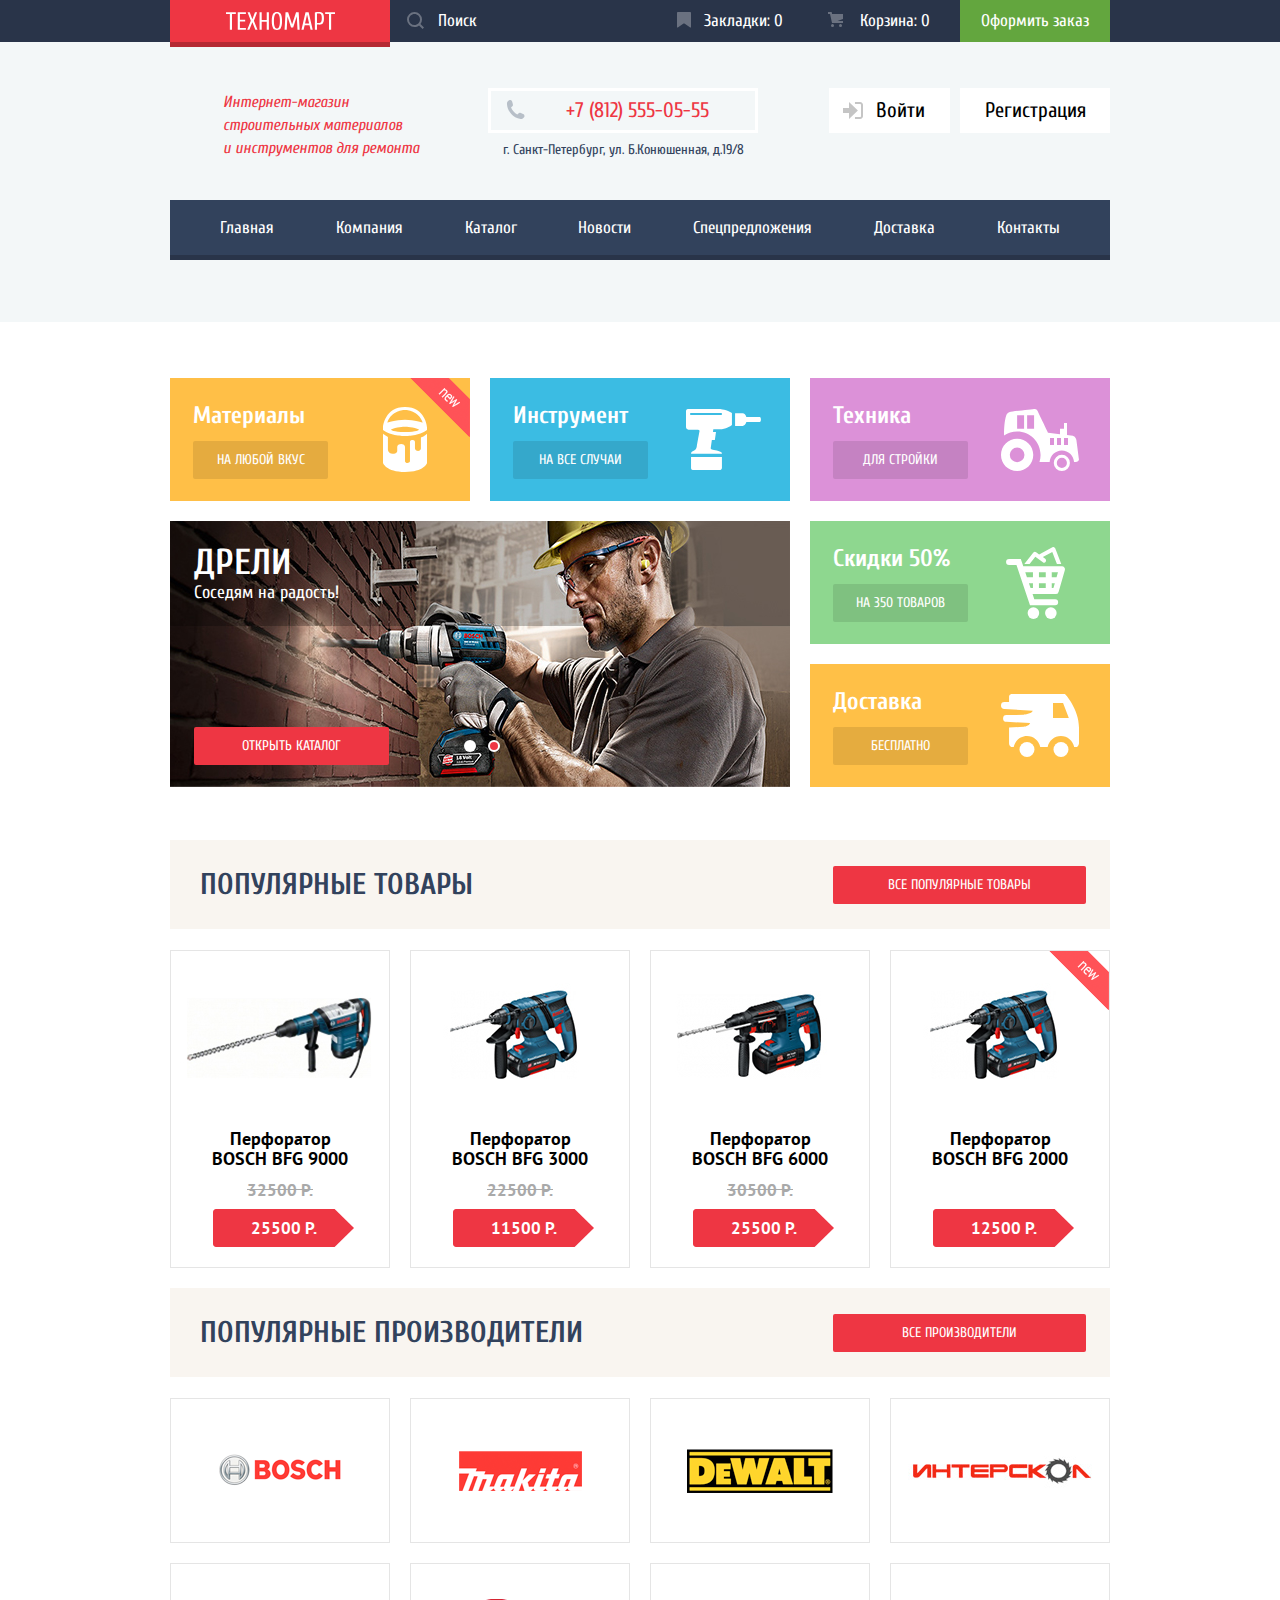
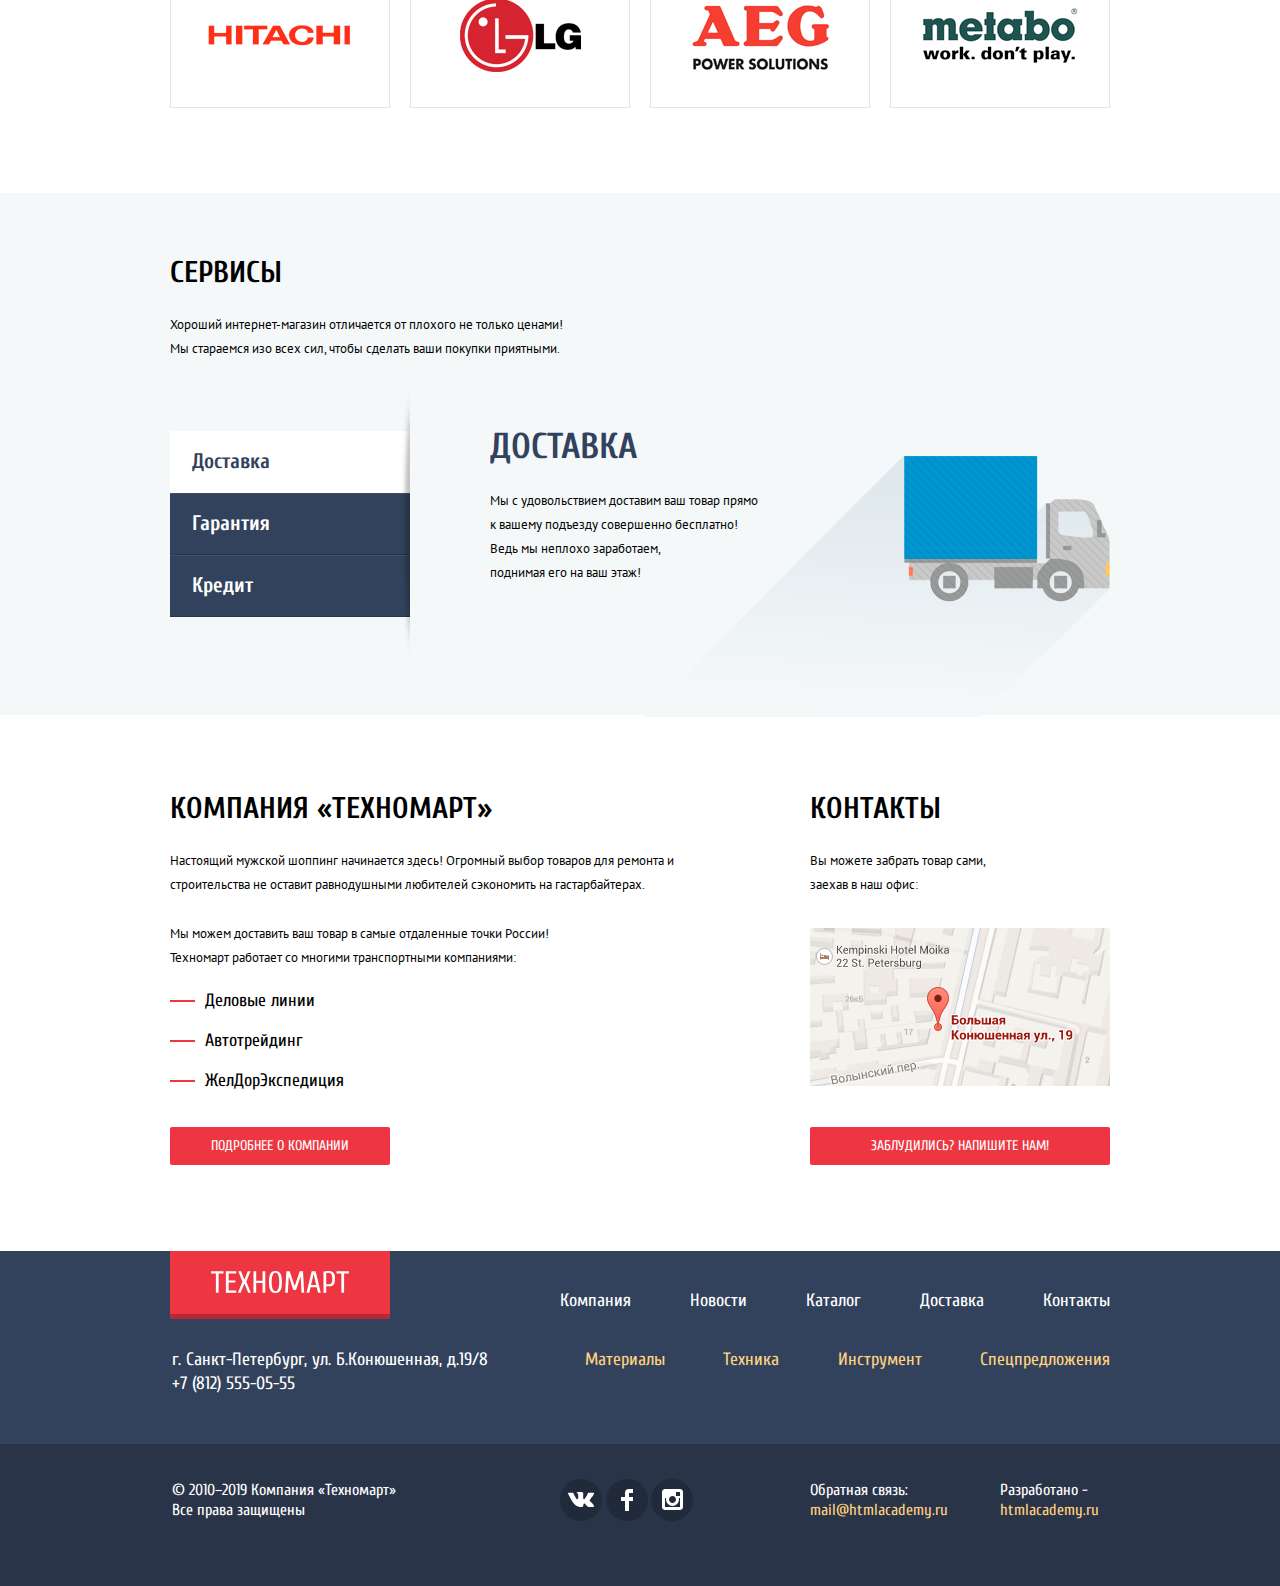
<file: index.html>
<!DOCTYPE html>
<html lang="ru">
<head>
    <meta charset="utf-8">
    <title>Техномарт - Интернет-магазин строительных материалов и инструментов для ремонта</title>
    <link href="https://fonts.googleapis.com/css?family=Cuprum:400,400i,700%7CPT+Sans&display=swap&subset=cyrillic" rel="stylesheet">
    <link rel="stylesheet" href="css/normalize.css">
    <link rel="stylesheet" href="css/style-minified.css">
</head>
<body>
    <header class="main-header optimizer">
        <div class="header-top">
            <div class="container">
                <div class="logo">
                   <img src="img/logo-technomart.svg" alt="Логотип компании Техномарт" width="109" height="19">   
                </div>
                <form class="search" action="https://echo.htmlacademy.ru" method="get">
                   <label class="visually-hidden" for="search-form">Форма поиска</label> 
                   <input type="search" name="search" id="search-form" placeholder="Поиск">
                   <button class="visually-hidden" type="submit">Поиск</button>
                </form>
                <ul class="user-purchase">
                   <li><a class="bookmarks" href="#">Закладки: 0</a></li>
                   <li><a class="basket" href="#">Корзина: 0</a></li>
                   <li><a class="checkout" href="#">Оформить заказ</a></li>
                </ul>
            </div>
        </div>
        <div class="header-middle">
            <div class="container">
                <p class="header-description">Интернет-магазин строительных материалов и&nbsp;инструментов для ремонта</p>
                <div class="header-contacts">
                    <p class="header-phone">
                        <a href="tel:+78125550555">+7 (812) 555-05-55</a>
                    </p>
                    <p class="header-address">г. Санкт-Петербург, ул. Б.Конюшенная, д.19/8</p>
                </div>
                <div class="user-navigation">
                    <a class="button-header button-header-login" href="#">Войти</a>
                    <a class="button-header button-header-registration" href="#">Регистрация</a>
                </div>
            </div>
        </div>
        <nav class="main-navigation">
            <ul class="site-navigation">
                <li><a href="index.html">Главная</a></li>
                <li><a href="#">Компания</a></li>
                <li><a href="catalog.html">Каталог</a></li>
                <li><a href="#">Новости</a></li>
                <li><a href="#">Спецпредложения</a></li>
                <li><a href="#">Доставка</a></li>
                <li><a href="#">Контакты</a></li>
            </ul>
        </nav>    
    </header>
    <main class="optimizer">
        <h1 class="visually-hidden">Техномарт - интернет-магазин строительных материалов и инструментов для ремонта</h1> 
        <section class="promo-section">
            <h2 class="visually-hidden">Промо-раздел магазина</h2>
            <div class="container">
                <div class="promo-column-1">
                    <div class="promo-item promo-1">
                        <h2>Материалы</h2>
                        <a href="#">На любой вкус</a>   
                    </div>
                    <div class="promo-item promo-2">
                        <h2>Инструмент</h2>
                        <a href="#">На все случаи</a>
                    </div>
                    <div class="promo-item promo-3">
                        <h2>Техника</h2>
                        <a href="#">Для стройки</a>
                    </div>
                </div>    
                <div class="slider promo-column-2">
                    <input type="radio" name="slider-switch" id="slide1">
                    <input type="radio" name="slider-switch" id="slide2" checked>
                    <div class="slide slide-1">
                        <h2>Перфораторы</h2>
                        <p>Настоящие мужские игрушки</p>
                        <a href="catalog.html">Открыть каталог</a>
                    </div>
                    <div class="slide slide-2">
                        <h2>Дрели</h2>
                        <p>Соседям на радость!</p>
                        <a href="catalog.html">Открыть каталог</a>
                    </div>
                    <div class="controls">
                        <label for="slide1"></label>
                        <label for="slide2"></label>
                    </div>
                </div>
                <div class="promo-column-3">
                    <div class="promo-item promo-4">
                        <h2>Скидки 50%</h2>
                        <a href="#">На 350 товаров</a>
                    </div>
                    <div class="promo-item promo-5">
                        <h2>Доставка</h2>
                        <a href="#">Бесплатно</a>
                    </div>
                </div>
            </div>
        </section>
        <section class="catalog">
            <div class="items-title">
                <div class="container">
                    <h2>Популярные товары</h2>
                    <a href="#">Все популярные товары</a>
                </div>
            </div>
            <div class="center-wrap">
                <ul class="catalog-list">
                    <li>
                        <div class="catalog-image">
                            <img src="img/items/perforator_1.jpg" alt="Перфоратор BOSCH BFG 9000" width="218" height="170">
                        </div>
                        <div class="item-active"> <!--Это ховер -->
                            <a href="#" class="buy">Купить</a>
                            <a href="#" class="to-bookmarks">В закладки</a>
                        </div>
                        <h3><a href="#">Перфоратор BOSCH BFG 9000</a></h3>
                        <p class="price-old">32500 Р.</p>
                        <p class="price-red">25500 Р.</p>
                    </li>    
                    <li>
                        <div class="catalog-image">
                            <img src="img/items/perforator_2.jpg" alt="Перфоратор BOSCH BFG 3000" width="218" height="170">
                        </div>
                        <div class="item-active"> <!--Это ховер -->
                            <a href="#" class="buy">Купить</a>
                            <a href="#" class="to-bookmarks">В закладки</a>
                        </div>
                        <h3><a href="#">Перфоратор BOSCH BFG 3000</a></h3>
                        <p class="price-old">22500 Р.</p>
                        <p class="price-red">11500 Р.</p>    
                    </li>
                    <li>
                        <div class="catalog-image">
                            <img src="img/items/perforator_3.jpg" alt="Перфоратор BOSCH BFG 6000" width="218" height="170">
                        </div>
                        <div class="item-active"> <!--Это ховер -->
                            <a href="#" class="buy">Купить</a>
                            <a href="#" class="to-bookmarks">В закладки</a>
                        </div>
                        <h3><a href="#">Перфоратор BOSCH BFG 6000</a></h3>
                        <p class="price-old">30500 Р.</p>
                        <p class="price-red">25500 Р.</p>    
                    </li>
                    <li class="catalog-item-new">
                        <div class="catalog-image">
                            <img src="img/items/perforator_4.jpg" alt="Перфоратор BOSCH BFG 2000" width="218" height="170">
                        </div>
                        <div class="item-active"> <!--Это ховер -->
                            <a href="#" class="buy">Купить</a>
                            <a href="#" class="to-bookmarks">В закладки</a>
                        </div>
                        <h3><a href="#">Перфоратор BOSCH BFG 2000</a></h3>
                        <p class="price-old-none">Нет</p> 
                        <p class="price-red">12500 Р.</p>    
                    </li>
                </ul>
            </div>
        </section>
        <section class="brands">
            <div class="brands-title">
                <div class="container">
                    <h2>Популярные производители</h2>
                    <a href="#">Все производители</a>
                </div>
            </div>
            <div class="center-wrap">
                <ul class="brand-cards">
                    <li>
                        <a href="#"><img src="img/brands/bosch.png" width="126" height="37" alt="BOSCH"></a>
                    </li>
                    <li>
                        <a href="#"><img src="img/brands/makita.png" width="123" height="40" alt="Makita"></a>
                    </li>
                    <li>
                        <a href="#"><img src="img/brands/dewalt.png" width="146" height="44" alt="DeWalt"></a>
                    </li>
                    <li>
                        <a href="#"><img src="img/brands/interskol.png" width="200" height="48" alt="Интерскол"></a>
                    </li>
                    <li>
                        <a href="#"><img src="img/brands/hitachi.png" width="169" height="31" alt="Hitachi"></a>
                    </li>
                    <li>
                        <a href="#"><img src="img/brands/lg.png" width="121" height="73" alt="LG"></a>
                    </li>
                    <li>
                        <a href="#"><img src="img/brands/aeg.png" width="151" height="96" alt="AEG"></a>
                    </li>
                    <li>
                        <a href="#"><img src="img/brands/metabo.png" width="204" height="69" alt="Metabo"></a>
                    </li>
                </ul>
            </div>
        </section>
        <section class="services">
            <div class="center-wrap">
                <h2>Сервисы</h2>
                <p class="service-description"> Хороший интернет-магазин отличается от плохого не только ценами!
                Мы стараемся изо всех сил, чтобы сделать ваши покупки приятными. </p>
            </div>
            <div class="container">
                <input type="radio" name="service-switch" id="delivery-slide" checked>
                <input type="radio" name="service-switch" id="guarantee-slide">
                <input type="radio" name="service-switch" id="credit-slide">
                <ul class="service-aside">
                    <li><label for="delivery-slide">Доставка</label></li>
                    <li><label for="guarantee-slide">Гарантия</label></li>
                    <li><label for="credit-slide">Кредит</label></li>
                </ul>
                <ul class="service-info">
                    <li class="delivery">
                        <h3>Доставка</h3>
                        <p>Мы с удовольствием доставим ваш товар прямо<br> 
                            к вашему подъезду совершенно бесплатно!</p>
                        <p>Ведь мы неплохо заработаем,<br> 
                            поднимая его на ваш этаж!</p>
                    </li>
                    <li class="guarantee">
                        <h3>Гарантия</h3>
                        <p>Если купленный у нас товар поломается или заискрит,<br> 
                            а также в случае пожара, спровоцированного его возгоранием,&nbsp; вы всегда можете быть уверены в нашей гарантии. Мы обменяем сгоревший товар на новый. <br> 
                            Дом уж восстановите как-нибудь сами.</p>
                    </li>
                    <li class="credit">
                        <h3>Кредит</h3>
                        <p> Залезть в долговую яму стало проще! <br>
                            Кредитные консультанты придут вам на помощь.</p>
                        <a class="red-button" href="#">Отправить заявку</a>
                    </li>
                </ul>
            </div>
        </section>
        <div class="extra-info container">
            <section class="company">
                <h2>Компания «Техномарт»</h2>
                <p>Настоящий мужской шоппинг начинается здесь! Огромный выбор товаров для ремонта и строительства не оставит равнодушными любителей сэкономить на гастарбайтерах.</p>
                <p>Мы можем доставить ваш товар в самые отдаленные точки России!
                Техномарт&nbsp;работает&nbsp;со&nbsp;многими транспортными компаниями:</p> 
                <ul>
                    <li>Деловые линии</li>
                    <li>Автотрейдинг</li>
                    <li>ЖелДорЭкспедиция</li>
                </ul>
                <a class="red-button credit-button" href="#">Подробнее о компании</a>
            </section>
            <section class="contacts">
                <h2>Контакты</h2>
                <p>Вы можете забрать товар сами, заехав в наш офис:</p>
                <a class="map-small" href="#"><img src="img/map.png" alt="Карта проезда к офису по адресу: Санкт-Петербург, ул. Большая Конюшенная, д.19" width="300" height="158"></a>
                <a class="write-us-link red-button" href="#">Заблудились? Напишите нам!</a>
            </section>
        </div>
    </main>
    <footer class="footer-general optimizer">
        <section class="footer-top">
            <div class="container">
                <div class="footer-top-left">
                    <div class="logo logo-footer">
                        <img src="img/logo-technomart.svg" alt="Логотип компании Техномарт" width="138" height="23">   
                    </div>
                    <p>г. Санкт-Петербург, ул. Б.Конюшенная, д.19/8</p>
                    <p>
                        <a href="tel:+78125550555">+7 (812) 555-05-55</a>
                    </p>
                </div>
                <div class="footer-top-right">
                    <ul class="footer-list-1">
                        <li><a href="#">Компания</a></li>
                        <li><a href="#">Новости</a></li>
                        <li><a href="catalog.html">Каталог</a></li>
                        <li><a href="#">Доставка</a></li>
                        <li><a href="#">Контакты</a></li>
                    </ul>
                    <ul class="footer-list-2">
                        <li><a href="#">Материалы</a></li>
                        <li><a href="#">Техника</a></li>
                        <li><a href="#">Инструмент</a></li>
                        <li><a href="#">Спецпредложения</a></li>
                    </ul>
                </div>
            </div>
        </section>
        <section class="footer-bottom">
            <div class="container">
                <div class="copyright">
                    <p>© 2010–2019 Компания «Техномарт»</p>
                    <p>Все права защищены</p>
                </div>
                <div class="social">
                    <ul>
                        <li><a class="vk" href="#"><span class="visually-hidden">Вконтакте</span></a></li>
                        <li><a class="facebook" href="#"><span class="visually-hidden">Фейсбук</span></a></li>
                        <li><a class="instagram" href="#"><span class="visually-hidden">Инстаграм</span></a></li>
                    </ul>   
                </div>
                <div class="write-us">
                    <p>Обратная связь:</p>   
                    <p><a href="#">mail@htmlacademy.ru</a></p>
                </div>
                <div class="developer">
                    <p>Разработано - </p>
                    <p><a href="https://htmlacademy.ru/intensive/htmlcss">htmlacademy.ru</a></p>
                </div>
            </div>
        </section>
    </footer>
    <section class="modal modal-map">
        <h2 class="visually-hidden">Карта проезда</h2>
        <iframe src="https://www.google.com/maps/embed?pb=!1m18!1m12!1m3!1d1188.361561008765!2d30.32193410882643!3d59.939145125537955!2m3!1f0!2f0!3f0!3m2!1i1024!2i768!4f13.1!3m3!1m2!1s0x4696310fca5ba729%3A0xea9c53d4493c879f!2z0JHQvtC70YzRiNCw0Y8g0JrQvtC90Y7RiNC10L3QvdCw0Y8g0YPQuy4sIDE5LCDQodCw0L3QutGCLdCf0LXRgtC10YDQsdGD0YDQsywgMTkxMTg2!5e0!3m2!1sru!2sru!4v1572703210687!5m2!1sru!2sru" width="940" height="476" allowfullscreen=""></iframe>
        <a href="https://www.google.ru/maps/">
            <img src="img/map-big.png" alt="Карта проезда к офису по адресу: Санкт-Петербург, ул. Большая Конюшенная, д.19" width="940" height="476">
        </a>    
        <button class="modal-close" type="button"><span class="visually-hidden">Закрыть</span></button>
    </section>
    <section class="modal modal-write-us">
        <h2 class="visually-hidden">Напишите нам</h2> 
        <form class="write-us-form" action="https://echo.htmlacademy.ru" method="post">
            <div class="modal-columns modal-wrap modal-input-container">
                <div class="modal-input-block">
                    <label for="user-name">Ваше имя</label>
                    <input type="text" placeholder="Имя Фамилия" id="user-name" name="name">
                </div>
                <div class="modal-input-block">
                    <label for="user-email">Ваш e-mail</label>
                    <input type="text" placeholder="email@example.com" id="user-email" name="email">
                </div>
            </div>
            <div class="modal-wrap">
                <label for="letter-text">Текст письма</label>
                <textarea name="letter" id="letter-text" cols="30" rows="6" placeholder="В свободной форме"></textarea>
            </div>
            <div class="modal-buttonspace">
                <div class="modal-wrap">
                    <button class="red-button" type="submit">Отправить</button>
                </div>
            </div>
        </form>
        <button class="modal-close" type="button"><span class="visually-hidden">Закрыть</span></button>
    </section>
    <script src="js/index-popup-minified.js"></script>
</body>  
</html>
</file>
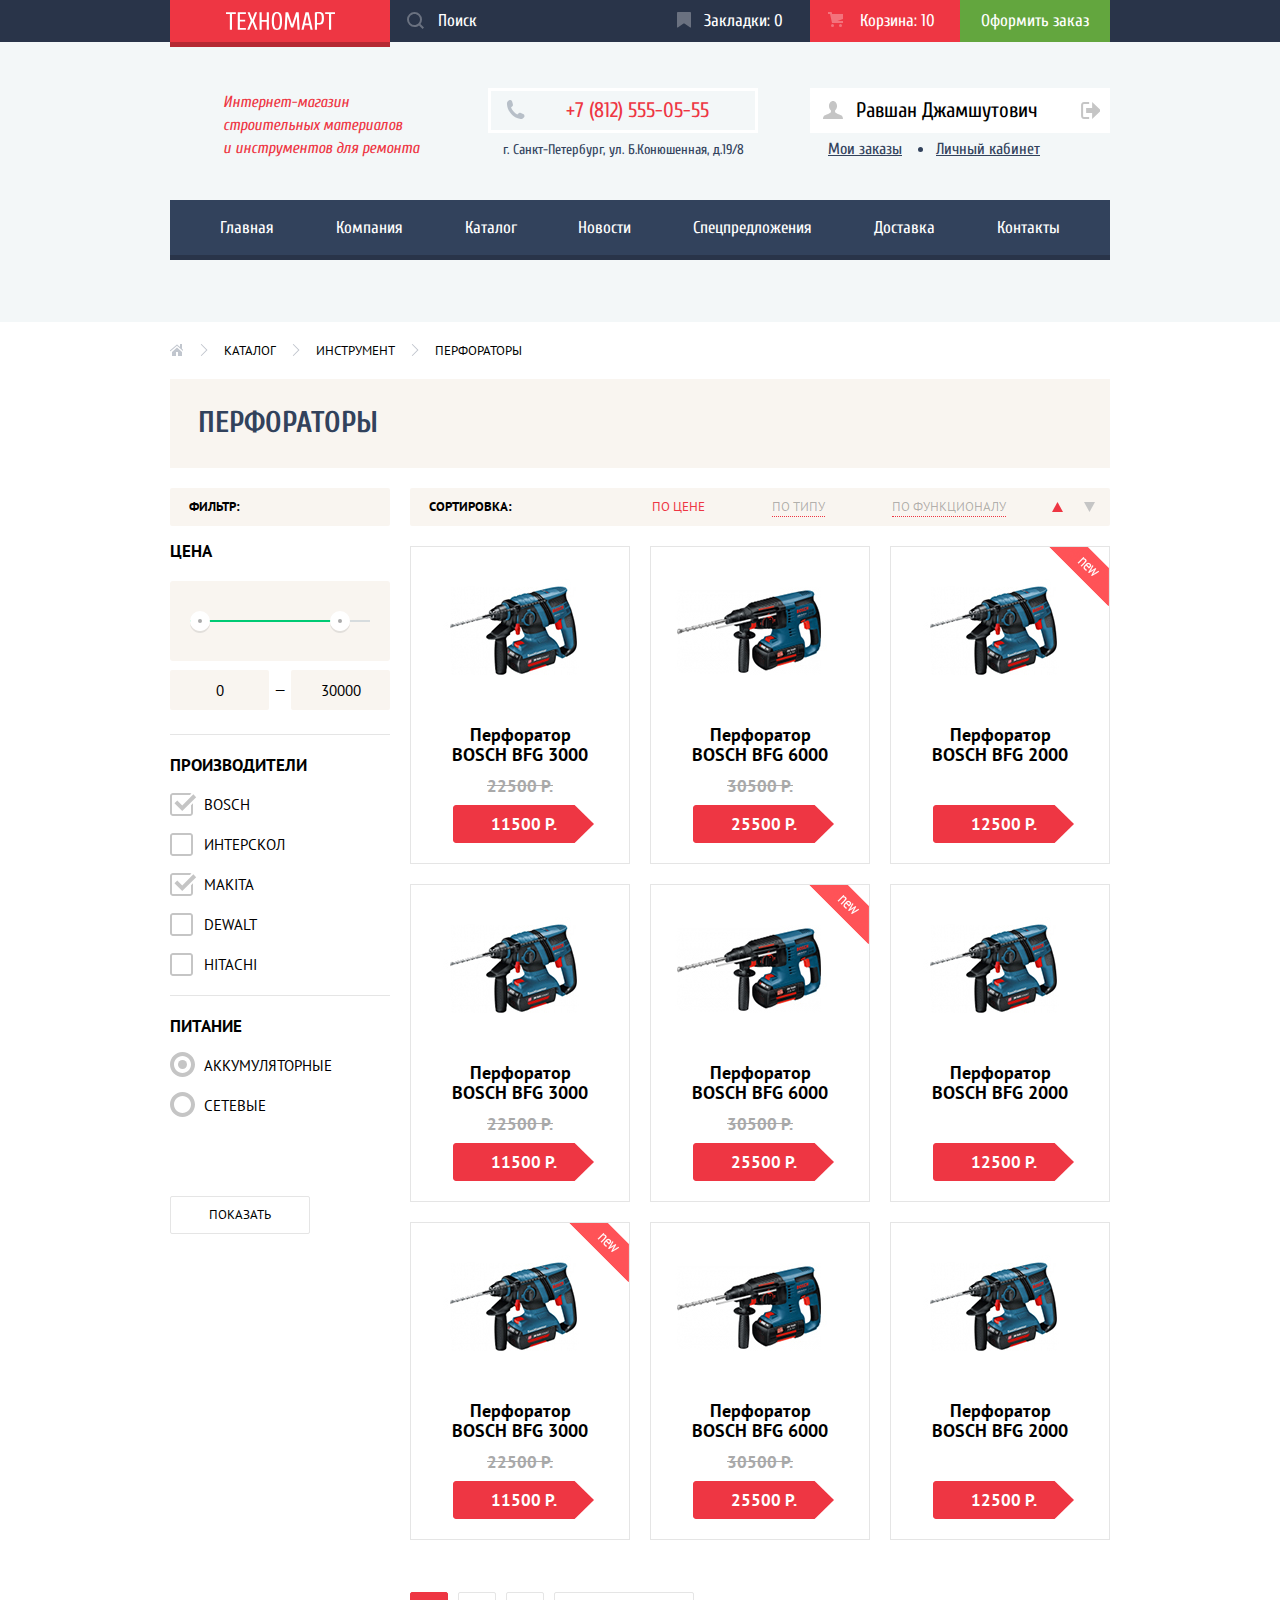
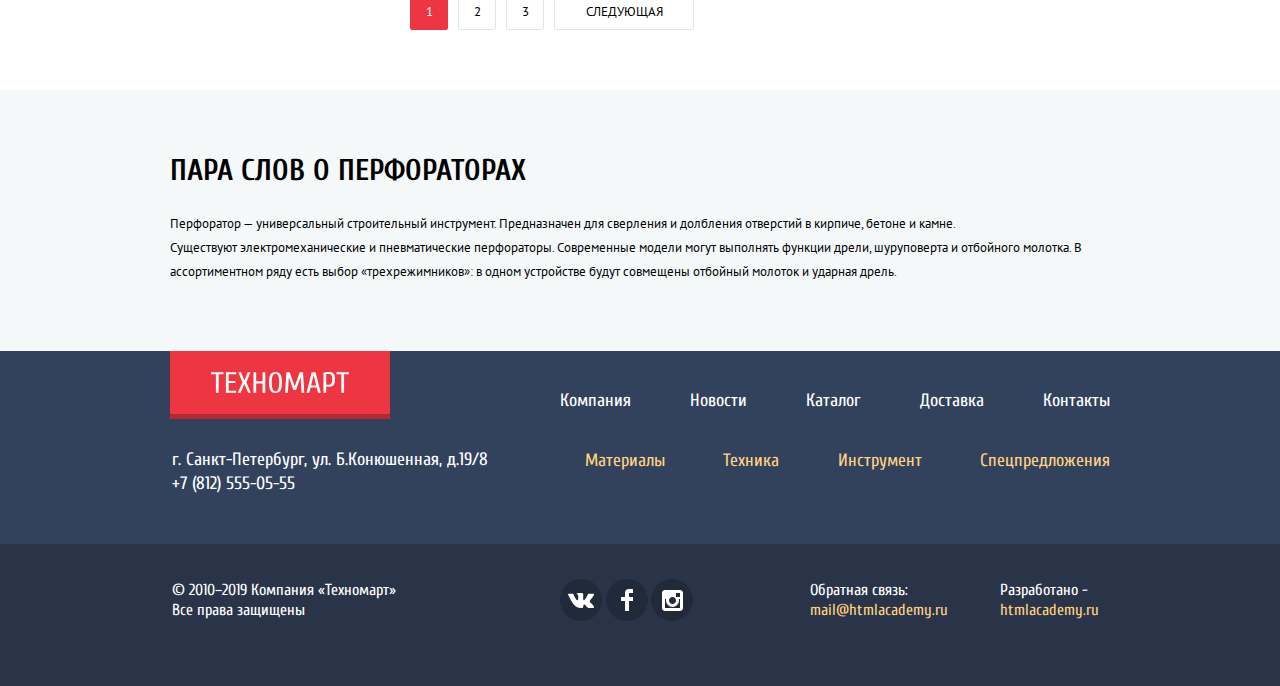
<file: catalog.html>
<!DOCTYPE html>
<html lang="ru">
<head>
    <meta charset="utf-8">
    <title>Перфораторы - Каталог Техномарт</title>
    <link href="https://fonts.googleapis.com/css?family=Cuprum:400,400i,700%7CPT+Sans&display=swap&subset=cyrillic" rel="stylesheet">
    <link rel="stylesheet" href="css/normalize.css">
    <link rel="stylesheet" href="css/style-minified.css">
</head>
<body>
    <header class="main-header optimizer">
        <div class="header-top"> 
            <div class="container">
                <a class="logo" href="index.html">
                   <img src="img/logo-technomart.svg" alt="Логотип компании Техномарт" width="109" height="19">   
                </a>
                <form class="search" action="https://echo.htmlacademy.ru" method="get">
                   <label class="visually-hidden" for="search-form">Форма поиска</label> 
                   <input type="search" name="search" id="search-form" placeholder="Поиск">
                   <button class="visually-hidden" type="submit">Поиск</button>
                </form>
                <ul class="user-purchase">
                   <li><a class="bookmarks" href="#">Закладки: 0</a></li>
                   <li><a class="basket basket-full" href="#">Корзина: 10</a></li>
                   <li><a class="checkout" href="#">Оформить заказ</a></li>
                </ul>
            </div>
        </div>
        <div class="header-middle">
            <div class="container">
                <p class="header-description">Интернет-магазин строительных материалов и&nbsp;инструментов для ремонта</p>
                <div class="header-contacts">
                    <p class="header-phone">
                        <a href="tel:+78125550555">+7 (812) 555-05-55</a>
                    </p>
                    <p class="header-address">г. Санкт-Петербург, ул. Б.Конюшенная, д.19/8</p>
                </div>
                <div class="user-navigation-logged">
                    <a class="button-header button-header-user" href="#">Равшан Джамшутович</a>
                    <div class="options">
                        <a href="#">Мои заказы</a>
                        <div class="circle"></div>
                        <a href="#">Личный кабинет</a>
                    </div>
                </div>
            </div>
        </div>
        <nav class="main-navigation">
            <ul class="site-navigation">
                <li><a href="index.html">Главная</a></li>
                <li><a href="#">Компания</a></li>
                <li><a href="catalog.html">Каталог</a></li>
                <li><a href="#">Новости</a></li>
                <li><a href="#">Спецпредложения</a></li>
                <li><a href="#">Доставка</a></li>
                <li><a href="#">Контакты</a></li>
            </ul>
        </nav>
    </header>
    <main class="optimizer">
        <div class="heading-columns">
            <div class="container">
                <div class="page-heading">
                    <h1>Перфораторы</h1>
                </div>
                <ul class="breadcrumbs">
                    <li class="breadcrumbs-main"><a href="index.html"><span class="visually-hidden">Главная</span></a></li>
                    <li><a href="#">Каталог</a></li>
                    <li><a href="#">Инструмент</a></li>
                    <li><a>Перфораторы</a></li>
                </ul>
            </div>
        </div>
        <div class="container">
            <section class="filter">
                <h2 class="filter-header">Фильтр:</h2>
                <form action="https://echo.htmlacademy.ru" method="get">
                    <fieldset class="filter-price">
                        <legend>Цена</legend>
                        <div class="double-range">
                            <div class="double-range-grayline"></div>
                            <div class="double-range-greenline"></div>
                            <div class="double-range-button"></div>
                            <div class="double-range-button double-range-button-right"></div> 
                        </div>
                        <div class="filter-price-value">
                            <label class="visually-hidden" for="price-minimal"  >Минимальная цена</label>
                            <input type="text" name="price-min" id="price-minimal" value="0">
                            <span>—</span>
                            <label class="visually-hidden" for="price-maximal">Максимальная цена</label>
                            <input type="text" name="price-max" id="price-maximal" value="30000">
                        </div>
                    </fieldset>
                    <fieldset>
                        <legend>Производители</legend>
                        <ul class="filter-checkbox">
                            <li class="filter-option">
                                <label>
                                    <input class="visually-hidden" type="checkbox" name="bosch" checked="">
                                    <span class="checkbox-switch"></span>
                                    Bosch
                                </label>
                            </li>
                            <li class="filter-option">
                                <label>
                                    <input class="visually-hidden" type="checkbox" name="interskol">
                                    <span class="checkbox-switch"></span>
                                    Интерскол
                                </label>
                            </li>
                            <li class="filter-option">
                                <label>
                                    <input class="visually-hidden" type="checkbox" name="makita" checked>
                                    <span class="checkbox-switch"></span>
                                    Makita
                                </label>
                            </li>
                            <li class="filter-option">
                                <label><input class="visually-hidden" type="checkbox" name="dewalt">
                                    <span class="checkbox-switch"></span>
                                    DeWalt
                                </label>
                            </li>
                            <li class="filter-option">
                                <label>
                                    <input class="visually-hidden" type="checkbox" name="hitachi">
                                    <span class="checkbox-switch"></span>
                                    Hitachi
                                </label>
                            </li>
                        </ul>
                    </fieldset>
                    <fieldset>
                        <legend>Питание</legend>
                        <ul class="filter-radio">
                            <li class="filter-option">
                                <label>
                                    <input class="visually-hidden" type="radio" name="power-supply" value="accumulator" checked>
                                    <span class="radio-switch"></span>
                                    Аккумуляторные
                                </label>
                            </li>
                            <li class="filter-option">
                                <label><input class="visually-hidden" type="radio" name="power-supply" value="net">
                                <span class="radio-switch"></span>
                                Сетевые
                            </label>
                            </li>
                        </ul>
                    </fieldset>
                    <button class="filter-button" type="submit">Показать</button>
                </form>   
            </section>
            <div class="catalog-columns">
                <section class="sorting">
                    <h2>Сортировка:</h2>
                    <ul class="sorting-type">
                        <li class="sorting-current"><a href="#">По цене</a></li>
                        <li><a href="#">По типу</a></li>
                        <li><a href="#">По функционалу</a></li>
                    </ul>
                    <ul class="sorting-arrows">
                        <li>
                            <a class="sorting-arrows-active" href="#" aria-label="Стрелка вверх"> 
                                <svg xmlns="http://www.w3.org/2000/svg" width="11" height="10" viewBox="0 0 11 10"><path fill="#c5c5c5" d="M5.5 0L0 10h11z"/></svg>
                            </a>
                        </li>
                        <li>
                            <a href="#" aria-label="Стрелка вниз">
                                <svg xmlns="http://www.w3.org/2000/svg" width="11" height="10" viewBox="0 0 11 10"><path fill="#c5c5c5" d="M5.5 10L0 0h11"/></svg>
                            </a>
                        </li>
                    </ul>
                </section>
                <section class="catalog">
                    <h2 class="visually-hidden">Каталог перфораторов</h2>
                    <ul class="catalog-list">    
                        <li>
                            <div class="catalog-image">
                                <img src="img/items/perforator_2.jpg" alt="Перфоратор BOSCH BFG 3000" width="218" height="170">
                            </div>
                            <div class="item-active"> <!--Это ховер -->
                                <a href="#" class="buy">Купить</a>
                                <a href="#" class="to-bookmarks">В закладки</a>
                            </div>
                            <h3><a href="#">Перфоратор BOSCH BFG 3000</a></h3>
                            <p class="price-old">22500 Р.</p>
                            <p class="price-red">11500 Р.</p>    
                        </li>
                        <li>
                            <div class="catalog-image">
                                <img src="img/items/perforator_3.jpg" alt="Перфоратор BOSCH BFG 6000" width="218" height="170">
                            </div>
                            <div class="item-active"> <!--Это ховер -->
                                <a href="#" class="buy">Купить</a>
                                <a href="#" class="to-bookmarks">В закладки</a>
                            </div>
                            <h3><a href="#">Перфоратор BOSCH BFG 6000</a></h3>
                            <p class="price-old">30500 Р.</p>
                            <p class="price-red">25500 Р.</p>    
                        </li>
                        <li class="catalog-item-new">
                            <div class="catalog-image">
                                <img src="img/items/perforator_4.jpg" alt="Перфоратор BOSCH BFG 2000" width="218" height="170">
                            </div>
                            <div class="item-active"> <!--Это ховер -->
                                <a href="#" class="buy">Купить</a>
                                <a href="#" class="to-bookmarks">В закладки</a>
                            </div>
                            <h3><a href="#">Перфоратор BOSCH BFG 2000</a></h3>
                            <p class="price-old-none">Нет</p> 
                            <p class="price-red">12500 Р.</p>    
                        </li>
                        <li>
                            <div class="catalog-image">
                                <img src="img/items/perforator_2.jpg" alt="Перфоратор BOSCH BFG 3000" width="218" height="170">
                            </div>
                            <div class="item-active"> <!--Это ховер -->
                                <a href="#" class="buy">Купить</a>
                                <a href="#" class="to-bookmarks">В закладки</a>
                            </div>
                            <h3><a href="#">Перфоратор BOSCH BFG 3000</a></h3>
                            <p class="price-old">22500 Р.</p>
                            <p class="price-red">11500 Р.</p>    
                        </li>
                        <li class="catalog-item-new">
                            <div class="catalog-image">
                                <img src="img/items/perforator_3.jpg" alt="Перфоратор BOSCH BFG 6000" width="218" height="170">
                            </div>
                            <div class="item-active"> <!--Это ховер -->
                                <a href="#" class="buy">Купить</a>
                                <a href="#" class="to-bookmarks">В закладки</a>
                            </div>
                            <h3><a href="#">Перфоратор BOSCH BFG 6000</a></h3>
                            <p class="price-old">30500 Р.</p>
                            <p class="price-red">25500 Р.</p>    
                        </li>
                        <li>
                            <div class="catalog-image">
                                <img src="img/items/perforator_4.jpg" alt="Перфоратор BOSCH BFG 2000" width="218" height="170">
                            </div>
                            <div class="item-active"> <!--Это ховер -->
                                <a href="#" class="buy">Купить</a>
                                <a href="#" class="to-bookmarks">В закладки</a>
                            </div>
                            <h3><a href="#">Перфоратор BOSCH BFG 2000</a></h3>
                            <p class="price-old-none">Нет</p> 
                            <p class="price-red">12500 Р.</p>    
                        </li>
                        <li class="catalog-item-new">
                            <div class="catalog-image">
                                <img src="img/items/perforator_2.jpg" alt="Перфоратор BOSCH BFG 3000" width="218" height="170">
                            </div>
                            <div class="item-active"> <!--Это ховер -->
                                <a href="#" class="buy">Купить</a>
                                <a href="#" class="to-bookmarks">В закладки</a>
                            </div>
                            <h3><a href="#">Перфоратор BOSCH BFG 3000</a></h3>
                            <p class="price-old">22500 Р.</p>
                            <p class="price-red">11500 Р.</p>    
                        </li>
                        <li>
                            <div class="catalog-image">
                                <img src="img/items/perforator_3.jpg" alt="Перфоратор BOSCH BFG 6000" width="218" height="170">
                            </div>
                            <div class="item-active"> <!--Это ховер -->
                                <a href="#" class="buy">Купить</a>
                                <a href="#" class="to-bookmarks">В закладки</a>
                            </div>
                            <h3><a href="#">Перфоратор BOSCH BFG 6000</a></h3>
                            <p class="price-old">30500 Р.</p>
                            <p class="price-red">25500 Р.</p>    
                        </li>
                        <li>
                            <div class="catalog-image">
                                <img src="img/items/perforator_4.jpg" alt="Перфоратор BOSCH BFG 2000" width="218" height="170">
                            </div>
                            <div class="item-active"> <!--Это ховер -->
                                <a href="#" class="buy">Купить</a>
                                <a href="#" class="to-bookmarks">В закладки</a>
                            </div>
                            <h3><a href="#">Перфоратор BOSCH BFG 2000</a></h3>
                            <p class="price-old-none">Нет</p> 
                            <p class="price-red">12500 Р.</p>    
                        </li>
                    </ul>
                    <ul class="pagination">
                        <li class="pagination-current"><a href="#">1</a></li>
                        <li><a href="#">2</a></li>
                        <li><a href="#">3</a></li>
                        <li class="pagination-next"><a href="#">Следующая</a></li>
                    </ul>   
                </section>
            </div>
        </div>
        <section class="article">
            <div class="center-wrap">
                <h2>Пара слов о перфораторах</h2>
                <p>Перфоратор — универсальный строительный инструмент. Предназначен для сверления и долбления отверстий в кирпиче, бетоне и камне. <br>
                Существуют электромеханические и пневматические перфораторы. Современные модели могут выполнять функции дрели, шуруповерта и отбойного молотка. В ассортиментном ряду есть выбор «трехрежимников»: в одном устройстве будут совмещены отбойный молоток и ударная дрель.</p>
            </div>
        </section>
    </main>
    <footer class="footer-general optimizer">
        <section class="footer-top">
            <div class="container">
                <div class="footer-top-left">
                    <a class="logo logo-footer" href="index.html">
                        <img src="img/logo-technomart.svg" alt="Логотип компании Техномарт" width="138" height="23">   
                    </a>
                    <p>г. Санкт-Петербург, ул. Б.Конюшенная, д.19/8</p>
                    <p>
                        <a href="tel:+78125550555">+7 (812) 555-05-55</a>
                    </p>
                </div>
                <div class="footer-top-right">
                    <ul class="footer-list-1">
                        <li><a href="#">Компания</a></li>
                        <li><a href="#">Новости</a></li>
                        <li><a href="catalog.html">Каталог</a></li>
                        <li><a href="#">Доставка</a></li>
                        <li><a href="#">Контакты</a></li>
                    </ul>
                    <ul class="footer-list-2">
                        <li><a href="#">Материалы</a></li>
                        <li><a href="#">Техника</a></li>
                        <li><a href="#">Инструмент</a></li>
                        <li><a href="#">Спецпредложения</a></li>
                    </ul>
                </div>
            </div>
        </section>
        <section class="footer-bottom">
            <div class="container">
                <div class="copyright">
                    <p>© 2010–2019 Компания «Техномарт»</p>
                    <p>Все права защищены</p>
                </div>
                <div class="social">
                    <ul>
                        <li><a class="vk" href="#"><span class="visually-hidden">Вконтакте</span></a></li>
                        <li><a class="facebook" href="#"><span class="visually-hidden">Фейсбук</span></a></li>
                        <li><a class="instagram" href="#"><span class="visually-hidden">Инстаграм</span></a></li>
                    </ul>   
                </div>
                <div class="write-us">
                    <p>Обратная связь: </p>    
                    <p><a href="#">mail@htmlacademy.ru</a></p>
                </div>
                <div class="developer">
                    <p>Разработано - </p>
                    <p><a href="https://htmlacademy.ru/intensive/htmlcss">htmlacademy.ru</a></p>
                </div>
            </div>
        </section>
    </footer>
    <section class="modal modal-cart-adding">
        <h2 class="visually-hidden">Добавление товара</h2>
        <div class="modal-columns-cart modal-wrap">
            <img src="img/form-1.png" alt="Товар добавлен" width="66" height="66">
            <p>Товар добавлен в корзину!</p>
        </div>
        <div class="modal-buttonspace">
            <div class="modal-columns modal-wrap">
                <a class="red-button" href="#">Оформить заказ</a>
                <a class="red-button white-button" href="#">Продолжить покупки</a>
            </div>
        </div>
        <button class="modal-close" type="button"><span class="visually-hidden">Закрыть</span></button>  
    </section>
    <script src="js/to-cart-minified.js"></script>  
</body>
</html>
</file>
<file: css/style-minified.css>
@keyframes bounce{0%{transform:translateY(-1000px)}60%{transform:translateY(30px)}to{transform:translateY(0)}}@keyframes shake{0%,to{transform:translateX(0)}10%,30%,50%,70%,90%{transform:translateX(7px)}20%,40%,60%,80%{transform:translateX(-7px)}}body{font-family:"Cuprum",Arial,sans-serif;font-weight:400;font-size:13px;line-height:24px;color:#000;background-color:#fff}a{text-decoration:none}img{max-width:100%;height:auto}.container{display:-webkit-box;display:-ms-flexbox;display:flex;padding:0 10px}.center-wrap,.container{width:940px;margin:0 auto}.center-wrap ul,body{padding:0;margin:0}.brands ul,.catalog ul,header ul{list-style:none}.site-navigation a,.user-purchase a{color:#fff}.main-header{background-color:#f3f7f8;min-height:322px}.header-top{min-height:42px;margin-bottom:46px;font-size:17px;line-height:18px;color:#fff;background-color:#293449}.logo{display:-webkit-box;display:-ms-flexbox;display:flex;-webkit-box-pack:center;-ms-flex-pack:center;justify-content:center;-webkit-box-align:center;-ms-flex-align:center;align-items:center;-webkit-box-sizing:border-box;box-sizing:border-box;width:220px;height:42px;background-color:#ee3643;-webkit-box-shadow:0 5px #b52933;box-shadow:0 5px #b52933}.logo:focus,.logo:hover{background-color:#ca2c37;-webkit-box-shadow:0 5px #9a212a;box-shadow:0 5px #9a212a}.logo:active{background-color:#ba2732;-webkit-box-shadow:0 5px #8e1e26;box-shadow:0 5px #8e1e26}.logo-footer{height:63px;margin-bottom:34px}.search{position:relative;display:-webkit-box;display:-ms-flexbox;display:flex;width:270px}.search input{padding-left:48px;background-color:#293449;color:inherit;border:0;-webkit-box-flex:1;-ms-flex-positive:1;flex-grow:1}.search::before{content:"";position:absolute;top:12px;left:17px;width:17px;height:17px;background-image:url(../img/icon-search.svg);opacity:.3;z-index:2}.search input:hover{background-color:#212a3a}.search:hover::before{opacity:1}.search input:focus{background-color:#fff;color:#000;background-image:url(../img/icon-search-active.svg);background-size:17px 17px;background-position:17px 12px;background-repeat:no-repeat;opacity:1;z-index:2}.search input::-webkit-input-placeholder{color:#fff}.search input::-moz-placeholder{color:#fff}.user-purchase{display:-webkit-box;display:-ms-flexbox;display:flex;-ms-flex-wrap:wrap;flex-wrap:wrap;margin:0 0 0 auto;padding:0;width:450px}.user-purchase a{position:relative;-webkit-box-sizing:border-box;box-sizing:border-box;width:150px;padding-top:12px;padding-bottom:12px;display:block}.user-purchase a:focus,.user-purchase a:hover{background-color:#212a3a}.user-purchase a:active{background-color:#161d29;color:rgba(255,255,255,.6)}.bookmarks{padding-left:44px}.basket::before,.bookmarks::before{content:"";position:absolute;top:12px;left:17px;width:14px;height:16px;background-image:url(../img/icon-bookmark.svg);opacity:.3}.basket{padding-left:50px}.basket::before{left:18px;width:15px;height:15px;background-image:url(../img/icon-cart.svg)}.basket:focus::before,.basket:hover::before,.bookmarks:focus::before,.bookmarks:hover::before,.item-active .buy:active::before,.item-active .buy:focus::before,.item-active .buy:hover::before{opacity:1}.basket:active::before,.bookmarks:active::before{opacity:.5}.checkout{background-color:#63a63e;text-align:center}.user-purchase .checkout:focus,.user-purchase .checkout:hover{background-color:#5fbb2d}.user-purchase .checkout:active{background-color:#518534;color:rgba(255,255,255,.5)}.basket-full{background-color:#ee3643}.user-purchase .basket-full:focus,.user-purchase .basket-full:hover{background-color:#ca2c37}.user-purchase .basket-full:active{background-color:#ba2732}.header-description{width:200px;margin:0 65px 0 50px;padding-top:3px;padding-left:3px;font-size:16px;font-style:italic;line-height:23px;color:#ee3643}.header-contacts p{margin:0}.header-phone{position:relative;-webkit-box-sizing:border-box;box-sizing:border-box;width:270px;min-height:45px;padding-top:9px;padding-left:75px;font-size:21px;line-height:21px;color:#ee3643;border:3px solid #fff}.header-phone a{color:#ee3643}.header-phone::before{content:"";position:absolute;top:9px;left:15px;width:19px;height:19px;background-image:url(../img/icon-phone.svg)}.header-address{padding-top:5px;font-size:14px;line-height:24px;color:#32425c;text-align:center}.user-navigation,.user-navigation-logged{margin-left:auto;width:300px}.user-navigation{display:-webkit-box;display:-ms-flexbox;display:flex;-ms-flex-wrap:wrap;flex-wrap:wrap}.user-navigation-logged a:not(.button-header){font-size:16px;line-height:18px;color:#32425c;text-decoration:underline}.button-header:focus,.button-header:hover,.user-navigation-logged a:focus,.user-navigation-logged a:hover{color:#ee3643}.user-navigation-logged a:active{opacity:.3}.options{padding-top:5px;padding-left:18px}.circle{display:inline-block;vertical-align:middle;width:5px;height:5px;margin-left:13px;margin-right:10px;margin-bottom:3px;background-color:#32425c;border-radius:50%}.main-navigation{margin-top:38px}.site-navigation,.site-navigation a{-webkit-box-sizing:border-box;box-sizing:border-box}.site-navigation{display:-webkit-box;display:-ms-flexbox;display:flex;width:940px;min-height:55px;margin:0 auto;padding:0 20px;-webkit-box-pack:justify;-ms-flex-pack:justify;justify-content:space-between;font-size:17px;line-height:17px;color:#fff;background-color:#32425c;-webkit-box-shadow:0 5px #293449;box-shadow:0 5px #293449}.site-navigation a{display:block;padding:19px 30px;text-align:center}.site-navigation a:focus,.site-navigation a:hover{background-color:#212a3a}.site-navigation a:active{background-color:#161d29;color:rgba(255,255,255,.6)}.button-header{position:relative;-webkit-box-sizing:border-box;box-sizing:border-box;padding-top:12px;height:45px;font-size:21px;line-height:21px;color:inherit;text-align:left;vertical-align:middle;background-color:#fff;border:0}.button-header:active{color:rgba(0,0,0,.3)}.button-header-login{margin-left:19px;width:121px;padding-left:47px}.button-header-login::before{content:"";position:absolute;top:14px;left:14px;width:20px;height:17px;background-image:url(../img/icon-login.svg)}.button-header-login:focus::before,.button-header-login:hover::before{background-image:url(../img/icon-login-hover.svg)}.button-header-login:active::before{background-image:url(../img/icon-login.svg)}.button-header-registration{margin-left:auto;width:150px;text-align:center}.button-header-user{display:block;width:100%;padding-left:46px}.button-header-user:focus,.button-header-user:hover{color:#000}.button-header-user::before{content:"";position:absolute;top:13px;left:13px;width:20px;height:18px;background-image:url(../img/icon-user.svg)}.button-header-user:focus::before,.button-header-user:hover::before{background-image:url(../img/icon-user-hover.svg)}.button-header-user:active::before{background-image:url(../img/icon-user.svg)}.button-header-user::after{content:"";position:absolute;top:14px;right:10px;width:20px;height:17px;background-image:url(../img/icon-logout.svg)}.button-header-user:focus::after,.button-header-user:hover::after{background-image:url(../img/icon-logout-hover.svg)}.button-header-user:active::after{background-image:url(../img/icon-logout.svg)}.promo-section .container{margin-top:56px;margin-bottom:53px;-ms-flex-wrap:wrap;flex-wrap:wrap}.promo-column-1{display:-webkit-box;display:-ms-flexbox;display:flex;width:940px;-webkit-box-pack:justify;-ms-flex-pack:justify;justify-content:space-between}.promo-column-2{margin-right:20px;margin-top:20px}.promo-column-3 .promo-item{margin-top:20px}.promo-item,.promo-item a{-webkit-box-sizing:border-box;box-sizing:border-box;color:#fff}.promo-item{width:300px;height:123px;padding-left:23px;overflow:hidden}.promo-item h2{margin-top:23px;margin-bottom:10px;font-size:24px;line-height:30px}.promo-item a{display:block;width:135px;min-height:38px;font-size:14px;line-height:18px;text-transform:uppercase;text-align:center;padding-top:10px;background-color:rgba(0,0,0,.1);border-radius:2px}.promo-item a:focus,.promo-item a:hover{background-color:rgba(0,0,0,.2)}.promo-item a:active{background-color:rgba(0,0,0,.3)}.promo-1{background-color:#ffbf47;background-image:url(../img/new-flag.png),url(../img/icon-1.svg);background-position:top right,213px 50%;background-repeat:no-repeat}.promo-2{background:#3bbce3 url(../img/icon-2.svg) 196px 50% no-repeat}.promo-3{background:#dc91d8 url(../img/icon-3.svg) 191px 50% no-repeat}.promo-4{background:#8ed78f url(../img/icon-4.svg) 196px 50% no-repeat}.promo-5{background:#ffc047 url(../img/icon-5.svg) 191px 50% no-repeat}.slider{position:relative;width:620px;height:266px}.slide{-webkit-box-sizing:border-box;box-sizing:border-box;width:inherit;height:inherit;padding-top:24px;padding-left:24px;background-size:cover;color:#fff}.slide-1,.slide-2{opacity:0;position:absolute;width:inherit;z-index:0}.slide-1{background:#9d9792 url(../img/slider1.jpg) top center no-repeat}.slide-2{background:#9d9792 url(../img/slider2.jpg) top center no-repeat}.slider a,.slider h2{text-transform:uppercase}.slider h2{margin:0;font-size:36px;line-height:36px}.slider p{font-size:18px;line-height:24px;min-height:96px;margin-top:0;margin-bottom:50px}.slider a{display:block;-webkit-box-sizing:border-box;box-sizing:border-box;padding-top:10px;width:195px;height:38px;color:#fff;font-size:14px;line-height:18px;text-align:center;background-color:#ee3643;border-radius:2px}.slider a:focus,.slider a:hover{background-color:#ca2c37}.slider a:active{background-color:#ba2732}.catalog-list li:hover .catalog-image,.services input,.slider input{display:none}.slider .controls{position:absolute;left:50%;bottom:30px;margin-left:-16px;min-width:36px;min-height:12px;z-index:2}.slider label{position:relative;cursor:pointer;display:inline-block;-webkit-box-sizing:border-box;box-sizing:border-box;vertical-align:middle;height:12px;width:12px;padding:0;margin-right:9px;border-radius:50%;background-color:#fff}#slide1:checked~.controls label:nth-of-type(1),#slide2:checked~.controls label:nth-of-type(2){background-color:#ee3643;border:2px solid #fff}.slider label:focus,.slider label:hover{background-color:#d3d3d3;border:2px solid #fff}#credit-slide:checked~.service-info .credit,#delivery-slide:checked~.service-info .delivery,#guarantee-slide:checked~.service-info .guarantee,#slide1:checked~.slide-1,#slide2:checked~.slide-2{opacity:1;z-index:1}.brands-title,.items-title{min-height:89px;background-color:#f9f5f0;width:940px;margin:0 auto 21px}.brands-title .container,.items-title .container{width:auto;min-height:89px;height:inherit;padding-right:24px;padding-left:30px;-webkit-box-pack:justify;-ms-flex-pack:justify;justify-content:space-between;-webkit-box-align:center;-ms-flex-align:center;align-items:center}.brands-title h2,.items-title h2{font-size:30px;line-height:30px;text-transform:uppercase;color:#32425c}.brands-title a,.items-title a{-webkit-box-sizing:border-box;box-sizing:border-box;padding-top:10px;width:253px;height:38px;color:#fff;font-size:14px;line-height:18px;text-transform:uppercase;text-align:center;background-color:#ee3643;border-radius:2px}.brands-title a:focus,.brands-title a:hover,.items-title a:focus,.items-title a:hover{background-color:#ca2c37}.brands-title a:active,.items-title a:active{background-color:#ba2732}.catalog-list{display:-webkit-box;display:-ms-flexbox;display:flex;-webkit-box-pack:justify;-ms-flex-pack:justify;justify-content:space-between;-ms-flex-wrap:wrap;flex-wrap:wrap;margin:0 0 32px;padding:0;font-family:"PT Sans",Arial,sans-serif;font-size:17px;line-height:18px;font-weight:700}.catalog-list li{-webkit-box-sizing:border-box;box-sizing:border-box;width:220px;min-height:318px;border:1px solid #e5e5e5;margin-bottom:20px}.catalog-image{display:block;width:218px;height:170px}.catalog h3{font-size:18px;line-height:20px;text-align:center;width:160px;margin:8px auto 12px;padding:0}.catalog h3 a{color:inherit}.item-active{display:none;margin-top:43px;width:218px;height:127px}.item-active .buy,.item-active .to-bookmarks{display:block;-webkit-box-sizing:border-box;box-sizing:border-box;width:135px;height:38px;margin:7px auto;padding-top:7px;font-size:14px;line-height:18px;text-transform:uppercase;border:3px solid;border-radius:2px}.catalog p,.item-active .to-bookmarks{text-align:center}.item-active .buy{position:relative;padding-left:49px;text-align:left;color:#fff;background-color:#63a63e;border-color:#63a63e #63a63e #367315}.item-active .buy:focus,.item-active .buy:hover{background-color:#5fbb2d;border-color:#5fbb2d #5fbb2d #367315}.item-active .buy:active{background-color:#518534;border-color:#518534}.item-active .buy::before{content:"";position:absolute;top:8px;left:12px;width:15px;height:15px;background-image:url(../img/icon-cart.svg);opacity:.3}.item-active .to-bookmarks{color:#32425c;border-color:#63a63e}.item-active .to-bookmarks:focus,.item-active .to-bookmarks:hover{border-color:#32425c}.item-active .to-bookmarks:active{opacity:.3;border-color:#c1c6ce}.catalog-list li:hover .item-active{display:block}.catalog-list li:hover{-webkit-box-shadow:0 10px 25px 0 rgba(41,52,73,.5);box-shadow:0 10px 25px 0 rgba(41,52,73,.5)}.price-old,.price-old-none{margin:0 auto 10px}.price-old{color:#a9a9a9;text-decoration:line-through}.price-old-none{color:#fff}.price-red{-webkit-box-sizing:border-box;box-sizing:border-box;margin:0 auto 10px 42px;padding-top:10px;width:141px;height:38px;color:#fff;background-image:url(../img/red-button.svg);background-repeat:no-repeat}.catalog-item-new{position:relative}.catalog-item-new:after{content:"";position:absolute;top:0;right:0;width:60px;height:59px;background-image:url(../img/new-flag.png)}.brands{margin-bottom:85px}.brand-cards{display:-webkit-box;display:-ms-flexbox;display:flex;-webkit-box-pack:justify;-ms-flex-pack:justify;justify-content:space-between;-ms-flex-wrap:wrap;flex-wrap:wrap}.brand-cards li:nth-child(n+5){margin-top:20px}.brand-cards a{display:-webkit-box;display:-ms-flexbox;display:flex;-webkit-box-pack:center;-ms-flex-pack:center;justify-content:center;-webkit-box-align:center;-ms-flex-align:center;align-items:center;-webkit-box-sizing:border-box;box-sizing:border-box;width:220px;min-height:143px;border:1px solid #e5e5e5}.brand-cards a::after{content:"";min-height:inherit;font-size:0}.brand-cards a:focus,.brand-cards a:hover{-webkit-box-shadow:0 10px 25px 0 rgba(41,52,73,.5);box-shadow:0 10px 25px 0 rgba(41,52,73,.5)}.brand-cards a:active{-webkit-box-shadow:0 4px 10px 0 rgba(41,52,73,.5);box-shadow:0 4px 10px 0 rgba(41,52,73,.5);opacity:.3}.services{background-color:#f4f8f9;margin:0 auto 54px;padding-top:40px}.services .container{padding:0}.services ul{list-style:none;margin:0}.company h2,.contacts h2,.services h2,.services h3{font-size:30px;line-height:30px;text-transform:uppercase}.services h3{margin:2px 0 24px;font-size:36px;line-height:36px;color:#32425c}.service-description{width:400px;margin-bottom:23px}.services p{font-family:"PT Sans",Arial,sans-serif}.service-info p{max-width:380px;margin:0}.service-aside{position:relative;padding:48px 0;font-size:21px;line-height:30px;font-weight:700;color:#fff}.service-aside::after{content:"";position:absolute;width:10px;height:279px;top:3px;right:0;background-image:url(../img/service-shadow.png)}.service-aside label,.service-aside label:hover{-webkit-box-shadow:0 -1px #405069,0 1px #293449;box-shadow:0 -1px #405069,0 1px #293449}.service-aside label{display:block;-webkit-box-sizing:border-box;box-sizing:border-box;padding-top:14px;padding-left:22px;margin-bottom:2px;width:240px;height:60px;background-color:#32425c}.service-aside label:hover{background-color:#293449;color:inherit}#credit-slide:checked~.service-aside li:nth-of-type(3) label,#delivery-slide:checked~.service-aside li:nth-of-type(1) label,#guarantee-slide:checked~.service-aside li:nth-of-type(2) label{background-color:#fff;color:#32425c;-webkit-box-shadow:0 -1px #fff,0 1px #fff;box-shadow:0 -1px #fff,0 1px #fff}.service-info{position:relative;-webkit-box-sizing:border-box;box-sizing:border-box;width:700px;min-height:331px;padding-top:43px;padding-left:80px}.service-info li{width:620px;min-height:290px;position:absolute;opacity:0;z-index:0}.delivery{background:url(../img/delivery.png) right bottom no-repeat}.guarantee{background:url(../img/guarantee.png) right bottom no-repeat}.credit{background:url(../img/credit.png) right bottom no-repeat}.credit .red-button{margin-top:30px;width:195px}.extra-info{margin-bottom:86px}.company{width:540px}.contacts{width:300px;margin-left:auto}.company ul{list-style:none;font-size:18px;line-height:20px;margin:-4px 0 36px;padding:0}.company li{position:relative;padding-left:35px;margin-bottom:20px}.company li:before{content:"";position:absolute;top:9px;left:0;width:25px;height:2px;background-image:url(../img/list-item.png)}.company p,.contacts p{font-family:"PT Sans",Arial,sans-serif;margin-bottom:25px}.contacts p{width:180px}.map-small{display:block;margin-bottom:33px;padding:0}.map-small img{padding-top:6px}.red-button{display:block;-webkit-box-sizing:border-box;box-sizing:border-box;padding-top:10px;width:220px;height:38px;color:#fff;font-size:14px;line-height:18px;text-transform:uppercase;text-align:center;background-color:#ee3643;border-radius:2px}.contacts .red-button{width:100%}.red-button:focus,.red-button:hover{background-color:#ca2c37}.red-button:active{background-color:#ba2732}.heading-columns{margin-bottom:20px}.heading-columns .container{-webkit-box-orient:vertical;-webkit-box-direction:normal;-ms-flex-direction:column;flex-direction:column}.page-heading{min-height:89px;background-color:#f9f5f0}.page-heading h1{font-size:30px;line-height:30px;margin-top:29px;margin-left:28px;text-transform:uppercase;color:#32425c}.breadcrumbs{list-style:none;display:-webkit-box;display:-ms-flexbox;display:flex;-webkit-box-align:center;-ms-flex-align:center;align-items:center;-webkit-box-ordinal-group:0;-ms-flex-order:-1;order:-1;min-height:57px;margin:0;padding:0}.breadcrumbs li{position:relative}.breadcrumbs li:not(:first-child)::before{content:"";position:absolute;top:5px;left:-24px;width:8px;height:12px;background-image:url(../img/icon-right-small.svg)}.breadcrumbs a{font-family:"PT Sans",Arial,sans-serif;font-size:13px;line-height:18px;text-transform:uppercase;color:#000;padding-right:40px}.breadcrumbs-main a{padding-right:54px}.breadcrumbs-main a::before{content:"";position:absolute;top:5px;left:-1px;width:14px;height:12px;background-image:url(../img/icon-home.svg)}.breadcrumbs li:not(:last-child) a:hover{text-decoration:underline}.filter{width:220px}.catalog-columns{width:700px;margin-left:auto}.sorting{display:-webkit-box;display:-ms-flexbox;display:flex;-webkit-box-align:center;-ms-flex-align:center;align-items:center;height:38px;background-color:#f9f5f0;border-radius:2px;margin-bottom:20px}.filter,.sorting{font-family:"PT Sans",Arial,sans-serif;font-size:15px;line-height:20px;text-transform:uppercase}.filter ul,.sorting ul{list-style:none}.filter h2,.sorting h2{-webkit-box-sizing:border-box;box-sizing:border-box;font-size:13px;line-height:18px;margin:0;padding-left:19px}.filter h2{padding-top:10px}.filter-header{min-height:38px;background-color:#f9f5f0;border-radius:2px}.filter fieldset{border:0;padding:0;margin:0 0 5px}.filter ul{margin:0;padding:0}.filter fieldset:not(:last-of-type){border-bottom:1px solid #e5e5e5}.filter legend{font-size:17px;line-height:30px;font-weight:700;padding-top:10px;margin-bottom:15px}.filter-button{margin-top:55px;width:140px;height:38px;font-size:13px;line-height:18px;color:inherit;text-transform:uppercase;text-align:center;vertical-align:middle;background-color:#fff;border:1px solid #e5e5e5;border-radius:2px}.double-range{position:relative;width:220px;height:80px;margin-bottom:9px;background-color:#f9f5f0;border-radius:3px}.double-range div:not(.double-range-button){height:2px}.double-range-grayline,.double-range-greenline{width:180px;background-color:#d7dcde;position:absolute;top:39px;left:20px}.double-range-greenline{width:152px;background-color:#00ca74}.double-range-button{position:absolute;top:30px;left:20px;margin:0;width:20px;height:22px;background:url(../img/filter-button.svg) no-repeat}.double-range-button-right{left:160px}.filter-price-value,.filter-price-value span{display:-webkit-box;display:-ms-flexbox;display:flex}.filter-price-value{-webkit-box-pack:justify;-ms-flex-pack:justify;justify-content:space-between;margin-bottom:24px}.filter-price-value input{width:95px;height:38px;background-color:#f9f5f0;border-radius:2px;text-align:center;border:0}.filter-price-value span{-webkit-box-align:center;-ms-flex-align:center;align-items:center;margin:0}.filter-option{margin-bottom:20px;padding-left:34px}.filter-option label{position:relative;display:block;cursor:pointer}.checkbox-switch,.radio-switch{position:relative}.checkbox-switch::before{top:-2px}.checkbox-switch::before,.radio-switch::before{content:"";position:absolute;left:-34px;background-repeat:no-repeat}.checkbox-switch::before{background-image:url(../img/checkbox-off.svg);width:27px;height:23px}.radio-switch::before{top:-4px;width:25px;height:25px;background-image:url(../img/radio-off.svg)}.filter-checkbox input:checked+.checkbox-switch::before{background-image:url(../img/checkbox-on.svg)}.filter-checkbox label:focus .checkbox-switch::before,.filter-checkbox label:hover .checkbox-switch::before{background-image:url(../img/checkbox-off-hover.svg)}.filter-checkbox input:checked:hover+.checkbox-switch::before{background-image:url(../img/checkbox-on-hover.svg)}.filter-radio input:checked+.radio-switch::before{background-image:url(../img/radio-on.svg)}.filter-radio label:focus .radio-switch::before,.filter-radio label:hover .radio-switch::before{background-image:url(../img/radio-off-hover.svg)}.filter-radio input:checked:hover+.radio-switch::before{background-image:url(../img/radio-on-hover.svg)}.sorting-type{display:-webkit-box;display:-ms-flexbox;display:flex;-webkit-box-align:center;-ms-flex-align:center;align-items:center;-webkit-box-pack:justify;-ms-flex-pack:justify;justify-content:space-between;width:354px;padding:0;margin:0 46px 0 140px}.sorting-type a{display:block;padding-right:0;color:rgba(0,0,0,.3);border-bottom:1px dotted #ee3643;font-size:13px;line-height:18px;margin:0}.sorting-current a{color:#ee3643;border-color:transparent}.sorting-type a:focus,.sorting-type a:hover{color:inherit;border-bottom-style:solid;border-bottom-color:#ee3643}.sorting-arrows{display:-webkit-box;display:-ms-flexbox;display:flex;-webkit-box-pack:justify;-ms-flex-pack:justify;justify-content:space-between;-webkit-box-align:center;-ms-flex-align:center;align-items:center;width:43px;padding:0;margin:0}.sorting-arrows a:focus path,.sorting-arrows a:hover path{fill:#231f20}.sorting-arrows-active path{fill:#ee3643}.pagination{display:-webkit-box;display:-ms-flexbox;display:flex;margin:0;padding:0}.pagination li{margin-right:10px}.pagination a{display:block;-webkit-box-sizing:border-box;box-sizing:border-box;width:38px;height:38px;padding-top:10px;font-family:"PT Sans",Arial,sans-serif;font-size:inherit;line-height:18px;color:inherit;text-align:center;border:1px solid #e5e5e5;border-radius:2px}.pagination-next a{width:140px;text-transform:uppercase}.pagination a:focus,.pagination a:hover{border-color:#bdc6ca}.pagination a:active{border-color:#ee3643}.pagination-current a{background-color:#ee3643;border-color:#ee3643;color:#fff}.article{margin-top:60px;padding-top:66px;padding-bottom:54px;background-color:#f4f8f9}.article h2{font-size:30px;line-height:30px;text-transform:uppercase;margin:0 0 26px}.article p{font-family:"PT Sans",Arial,sans-serif}.footer-general p{margin:0}.footer-general,.footer-general a{color:#fff}.footer-general a:focus,.footer-general a:hover{text-decoration:underline}.footer-general a:active:not(.social){text-decoration:inherit;opacity:.5}.footer-general ul{list-style:none;color:#fff}.footer-top{background-color:#32425c;font-size:18px;line-height:24px;min-height:193px}.footer-top-left{width:350px}.footer-top-left p{padding-left:2px}.footer-top-right,.footer-top-right ul{display:-webkit-box;display:-ms-flexbox;display:flex}.footer-top-right{-ms-flex-wrap:wrap;flex-wrap:wrap;width:550px;margin-left:auto;padding-top:20px}.footer-top-right ul{-webkit-box-pack:justify;-ms-flex-pack:justify;justify-content:space-between;width:inherit;padding:0}.footer-top-right ul:last-child{padding-left:25px}.footer-list-1{margin-bottom:15px}.footer-list-2{margin-top:15px}.developer a,.footer-list-2 a,.write-us a{color:#ffd180}.footer-bottom{background-color:#293449;font-size:16px;line-height:18px;min-height:107px;padding-top:35px}.footer-bottom p{padding-left:2px;padding-top:2px}.copyright{width:240px;margin-right:150px}.social{width:133px}.social ul{display:-webkit-box;display:-ms-flexbox;display:flex;margin:0;padding:0;-webkit-box-pack:justify;-ms-flex-pack:justify;justify-content:space-between;-webkit-box-align:center;-ms-flex-align:center;align-items:center}.social a{display:block;width:42px;height:42px;background-color:#212a3a;border-radius:50%}.social a:active,.social a:focus,.social a:hover{background-color:#ee3643}.vk{background:url(../img/icon-vk.svg) 50% 50% no-repeat}.facebook{background:url(../img/icon-fb.svg) 50% 50% no-repeat}.instagram{background:url(../img/icon-insta.svg) 50% 50% no-repeat}.write-us{margin-left:auto;width:190px}.developer{margin-right:0;width:112px}.modal{position:fixed;left:50%;top:50%;-webkit-box-sizing:border-box;box-sizing:border-box;-webkit-box-shadow:0 20px 40px 0 rgba(41,52,73,.75);box-shadow:0 20px 40px 0 rgba(41,52,73,.75);background-color:#fff;font-size:18px;line-height:18px;z-index:4}.modal:not(.modal-map){border-top:7px solid #ff5357}.modal-wrap{padding:0 80px}.modal-map,.modal-write-us{display:none;width:620px;margin-top:-215px;margin-left:-310px}.modal-map{width:940px;height:446px;margin-top:-223px;margin-left:-470px}.modal-map iframe{position:absolute;z-index:2;border:0}.modal-map a{position:absolute;top:0;left:0;z-index:1;margin:0}.modal-cart-adding{display:none;width:620px;margin-top:-141px;margin-left:-310px}.modal-columns{display:-webkit-box;display:-ms-flexbox;display:flex;-ms-flex-wrap:wrap;flex-wrap:wrap;-webkit-box-pack:justify;-ms-flex-pack:justify;justify-content:space-between}.modal-input-container{margin-bottom:20px;margin-top:48px}.modal-input-block{width:220px}.modal input,.modal textarea{-webkit-box-sizing:border-box;box-sizing:border-box;width:100%;min-height:38px;padding-left:13px;margin-top:13px;font-family:"PT Sans",Arial,sans-serif;font-size:13px;line-height:18px;border:2px solid #dee3e4;border-radius:2px}.modal textarea{padding-top:10px;margin-bottom:35px}.modal-close{position:absolute;top:9px;right:9px;width:21px;height:21px;border:0;background-color:transparent;background-image:url(../img/icon-close.svg);cursor:pointer;z-index:3}.modal-columns-cart{display:-webkit-box;display:-ms-flexbox;display:flex;-webkit-box-align:center;-ms-flex-align:center;align-items:center;-ms-flex-wrap:wrap;flex-wrap:wrap;height:163px}.modal-columns-cart p{margin-left:31px;margin-top:15px;margin-bottom:15px;font-size:30px;line-height:30px}.modal-buttonspace{padding:37px 0;background-color:#f1f1f1}.modal-write-us .red-button{border:0;padding:0;width:100%}.modal-buttonspace .white-button{color:#000;background-color:#fff}.modal-show{display:block;animation:bounce .6s}.modal-error{animation:shake .6s}.visually-hidden{position:absolute;clip:rect(0 0 0 0);width:1px;height:1px;margin:-1px}.optimizer{min-width:960px}
</file>
